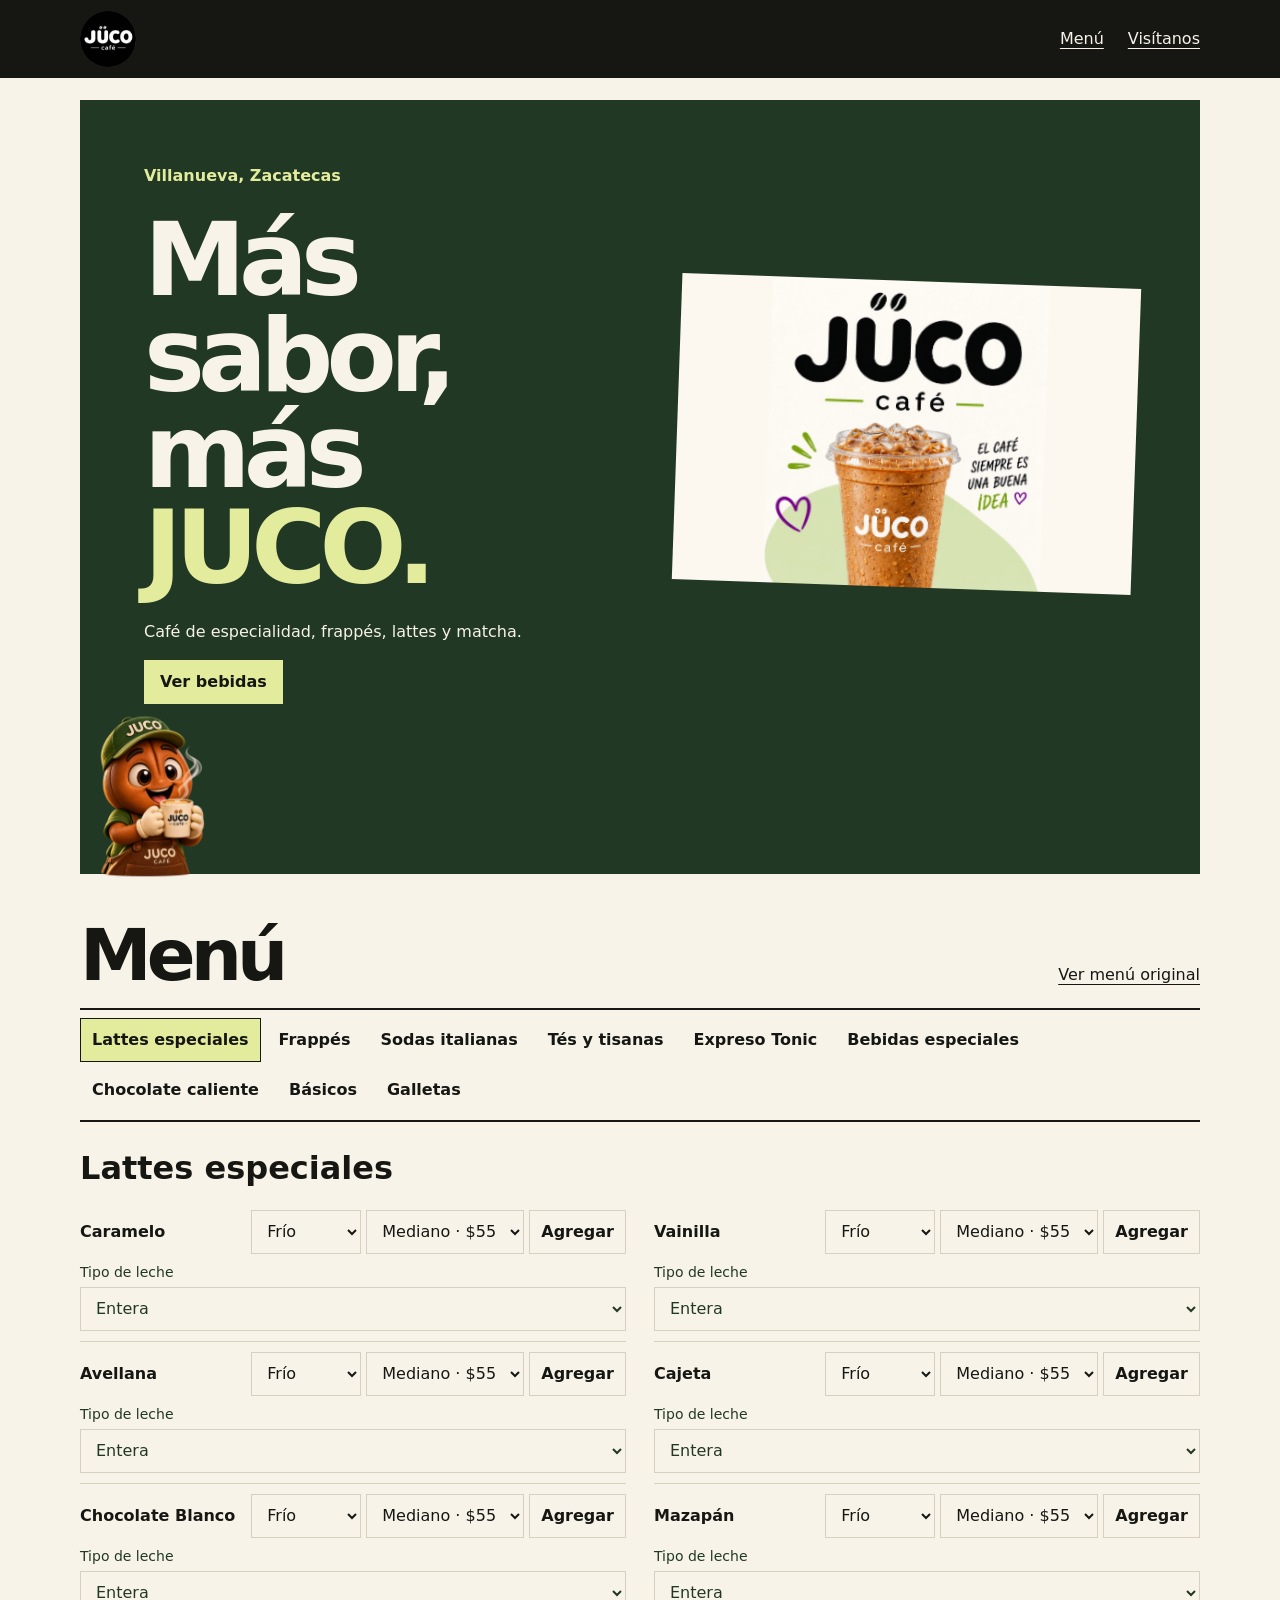
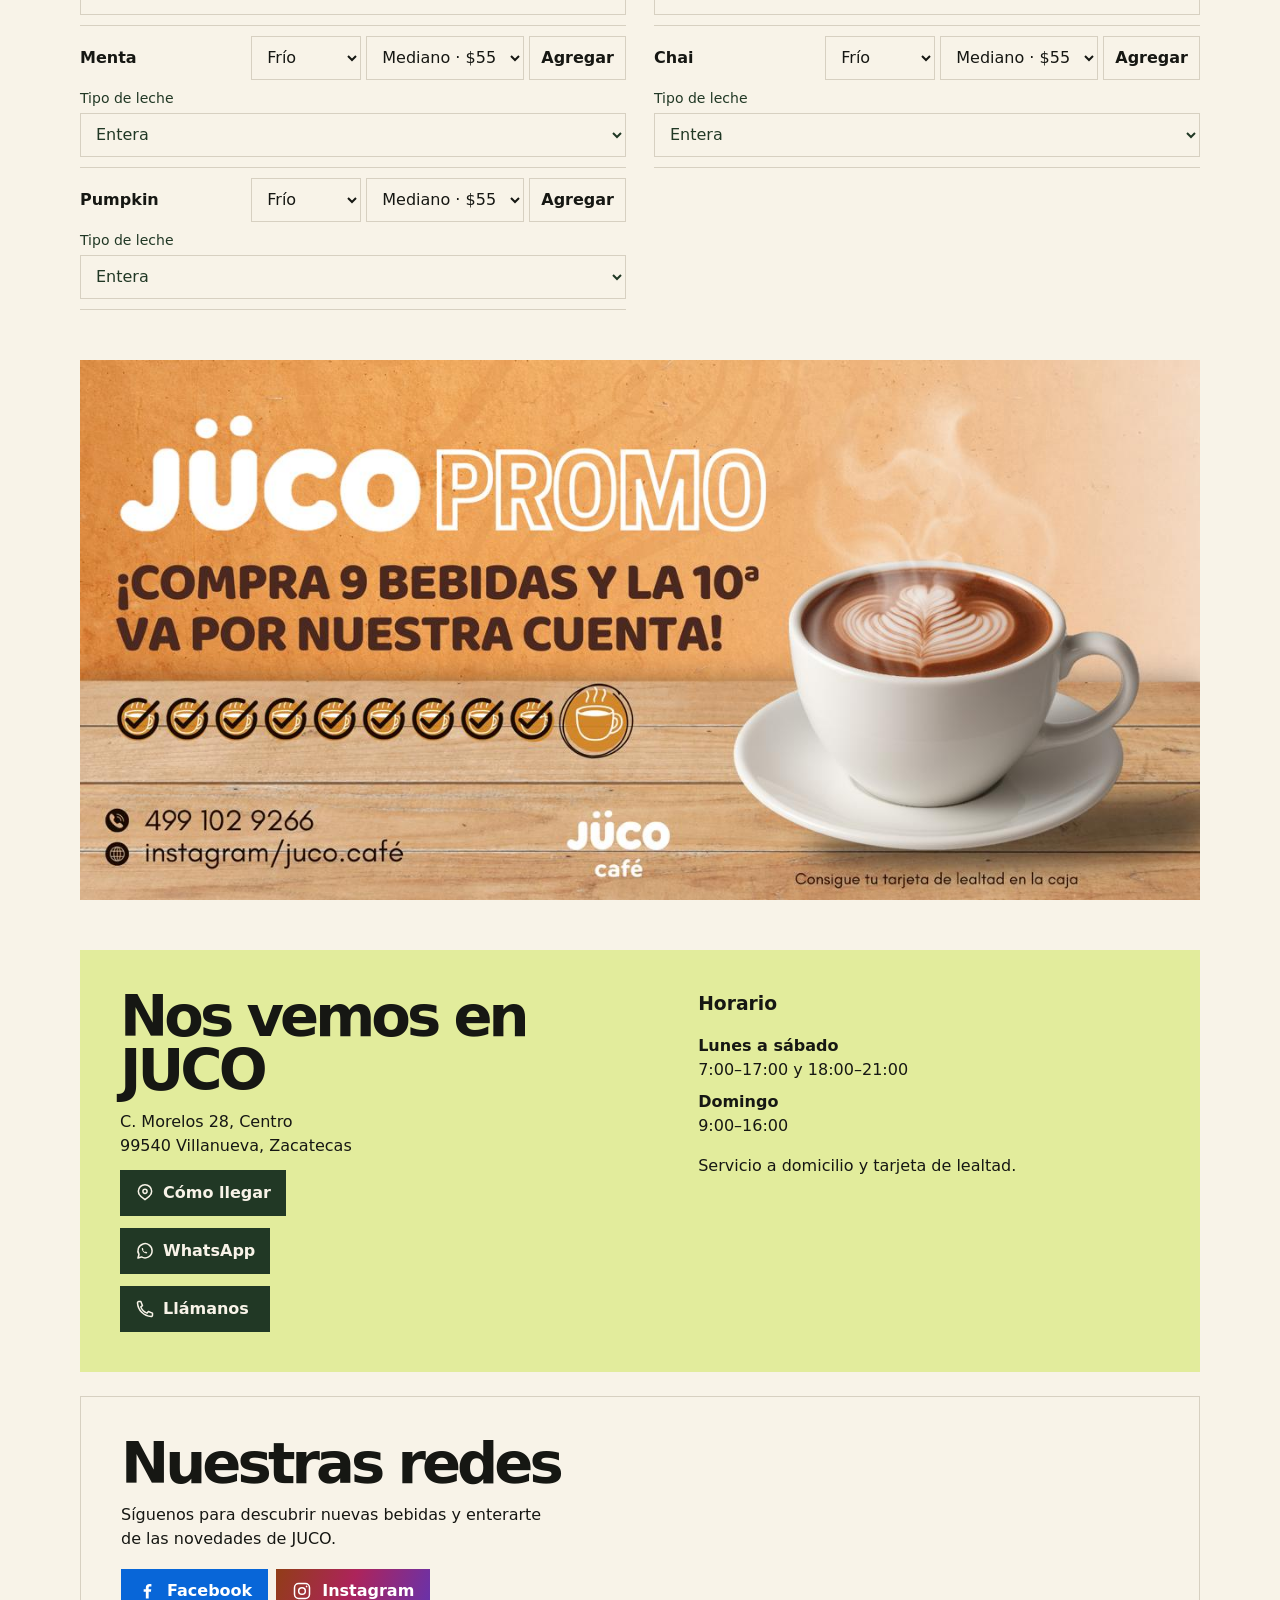
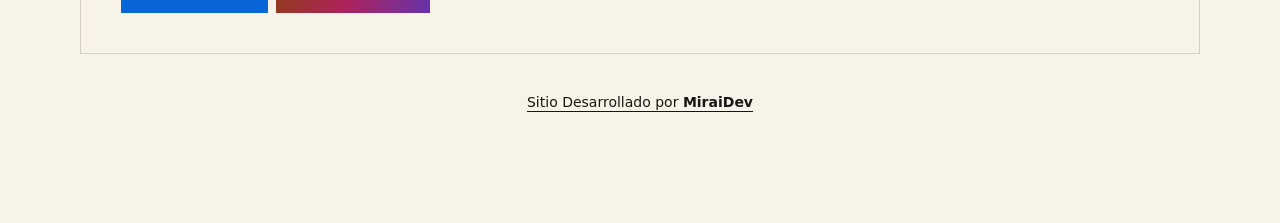
<file: juco/public/index.html>
<!doctype html>
<html lang="es-MX">
<head>
  <meta charset="utf-8">
  <meta name="viewport" content="width=device-width, initial-scale=1">
  <meta name="description" content="Explora las bebidas, galletas y promos de JUCO Café en Villanueva, Zacatecas. Arma tu pedido y envíalo por WhatsApp.">
  <title>JUCO Café · Menú interactivo</title>
  <meta property="og:type" content="website">
  <meta property="og:locale" content="es_MX">
  <meta property="og:site_name" content="JUCO Café">
  <meta property="og:title" content="JUCO Café · Menú interactivo">
  <meta property="og:description" content="Bebidas, galletas y promos en Villanueva, Zacatecas. Arma tu pedido y envíalo por WhatsApp.">
  <meta property="og:url" content="https://juco-cafe.netlify.app/">
  <meta property="og:image" content="https://juco-cafe.netlify.app/juco-compartir.jpg">
  <meta property="og:image:type" content="image/jpeg">
  <meta property="og:image:width" content="1200">
  <meta property="og:image:height" content="630">
  <meta property="og:image:alt" content="Logo de JUCO Café. Menú interactivo en Villanueva, Zacatecas.">
  <link rel="stylesheet" href="style.css?v=27">
  <script src="menu.js?v=12" defer></script>
  <script src="app.js?v=20" defer></script>
</head>
<body>
  <header class="masthead">
    <div class="wrap top">
      <a class="brand" href="#" aria-label="JUCO Café, inicio"><img src="juco.webp" width="56" height="56" alt="JUCO Café"></a>
      <nav class="site-nav" aria-label="Principal">
        <a href="#menu">Menú</a>
        <a href="#visita">Visítanos</a>
      </nav>
    </div>
  </header>
  <main class="wrap">
    <section class="hero">
      <div class="intro">
        <p class="eyebrow">Villanueva, Zacatecas</p>
        <h1>Más sabor,<br>más <em>JUCO.</em></h1>
        <p>Café de especialidad, frappés, lattes y matcha.</p>
        <a class="primary" href="#menu">Ver bebidas</a>
      </div>
      <figure class="drink">
        <div class="drink-viewport">
          <div class="drink-frame">
            <img class="cover-photo" src="portada-juco-hd.webp" width="1194" height="1317" alt="JUCO Café. El café siempre es una buena idea.">
            <div class="category-photo" hidden>
              <img src="bebidas-categorias.webp" width="1254" height="1254" decoding="async" alt="">
            </div>
          </div>
        </div>
      </figure>
      <img class="hero-mascot" src="personaje-juco.png" width="1086" height="1448" alt="" decoding="async">
    </section>
    <section id="menu" aria-labelledby="menu-title">
      <div class="section-heading"><h2 id="menu-title">Menú</h2><a href="carta-juco.jpg">Ver menú original</a></div>
      <nav id="categories" aria-label="Categorías del menú"></nav>
      <h3 id="category-title"></h3>
      <div id="products" aria-labelledby="category-title"></div>
    </section>
    <section class="promos" id="promos" aria-label="Promos">
      <img src="promo-juco.png" width="1280" height="617" loading="lazy" alt="JUCO Promo. Compra 9 bebidas y la décima va por nuestra cuenta. Consigue tu tarjeta de lealtad en la caja.">
    </section>
    <section class="visit" id="visita" aria-labelledby="visit-title">
      <div>
        <h2 id="visit-title">Nos vemos en JUCO</h2>
        <address>C. Morelos 28, Centro<br>99540 Villanueva, Zacatecas</address>
        <div class="visit-actions">
          <a class="primary" href="https://maps.app.goo.gl/mqc8imcdcs5B7pSD8"><svg class="link-icon" viewBox="0 0 24 24" aria-hidden="true"><path d="M20 10c0 5-8 10-8 10S4 15 4 10a8 8 0 1 1 16 0Z"/><circle cx="12" cy="10" r="2.5"/></svg>Cómo llegar</a>
          <div class="visit-contact">
            <a id="contact-whatsapp" class="primary whatsapp-action" hidden><svg class="link-icon" viewBox="0 0 24 24" aria-hidden="true"><path d="M20.5 11.7a8.5 8.5 0 0 1-12.7 7.4L3.5 20.5l1.3-4.3a8.5 8.5 0 1 1 15.7-4.5Z"/><path d="M9.2 8.2 8 9c.3 3.2 2.8 5.7 6 6l.8-1.3-2-1-.7.7a5.8 5.8 0 0 1-2.6-2.6l.7-.7-1-1.9Z" fill="currentColor" stroke="none"/></svg>WhatsApp</a>
            <a class="call-action" href="tel:+524991029266"><svg class="link-icon" viewBox="0 0 24 24" aria-hidden="true"><path d="M7 3H4.5A1.5 1.5 0 0 0 3 4.6 17.5 17.5 0 0 0 19.4 21a1.5 1.5 0 0 0 1.6-1.5V17l-5-2-1.5 2a13 13 0 0 1-7.5-7.5L9 8 7 3Z"/></svg>Llámanos</a>
          </div>
        </div>
      </div>
      <div>
        <h3>Horario</h3>
        <dl>
          <dt>Lunes a sábado</dt><dd>7:00–17:00 y 18:00–21:00</dd>
          <dt>Domingo</dt><dd>9:00–16:00</dd>
        </dl>
        <p>Servicio a domicilio y tarjeta de lealtad.</p>
      </div>
    </section>
    <section class="social-section" aria-labelledby="social-title">
      <h2 id="social-title">Nuestras redes</h2>
      <p>Síguenos para descubrir nuevas bebidas y enterarte de las novedades de JUCO.</p>
      <div class="social-actions">
        <a class="primary facebook-action" href="https://www.facebook.com/share/1Dp3MTo1d1/?mibextid=wwXIfr"><svg class="link-icon" viewBox="0 0 24 24" aria-hidden="true"><path fill="currentColor" stroke="none" d="M14 21v-8h2.7l.4-3H14V8.1c0-.9.2-1.6 1.6-1.6h1.7V3.8c-.3 0-1.3-.1-2.5-.1-2.5 0-4.2 1.5-4.2 4.3v2H8v3h2.6v8H14Z"/></svg>Facebook</a>
        <a id="social" class="primary"><svg class="link-icon" viewBox="0 0 24 24" aria-hidden="true"><rect x="3" y="3" width="18" height="18" rx="5"/><circle cx="12" cy="12" r="4"/><circle cx="17.5" cy="6.5" r="1" fill="currentColor" stroke="none"/></svg>Instagram</a>
      </div>
    </section>
    <footer class="site-credit">
      <a href="https://miraidev.com/">Sitio Desarrollado por <strong>MiraiDev</strong></a>
    </footer>
  </main>
  <div class="order-bar" hidden>
    <div class="wrap"><button id="open-order" type="button" aria-label="Ver selección" aria-haspopup="dialog" aria-controls="order"><svg viewBox="0 0 24 24" aria-hidden="true"><path d="M5.5 8.5h13l1.5 12h-16l1.5-12Z"/><path d="M9 10V6a3 3 0 0 1 6 0v4"/></svg><span id="count" aria-hidden="true"></span></button></div>
  </div>
  <dialog id="order" aria-labelledby="order-title">
    <form method="dialog" class="dialog-heading">
      <h2 id="order-title">Tu selección</h2>
      <button type="submit" aria-label="Cerrar"><svg class="link-icon" viewBox="0 0 24 24" aria-hidden="true"><path d="m6 6 12 12M18 6 6 18"/></svg></button>
    </form>
    <ul id="basket"></ul>
    <p id="order-total" aria-live="polite" hidden></p>
    <div class="order-actions">
      <a id="send" class="primary whatsapp-action" aria-label="Realizar mi pedido por WhatsApp" hidden><svg class="link-icon" viewBox="0 0 24 24" aria-hidden="true"><path d="M20.5 11.7a8.5 8.5 0 0 1-12.7 7.4L3.5 20.5l1.3-4.3a8.5 8.5 0 1 1 15.7-4.5Z"/><path d="M9.2 8.2 8 9c.3 3.2 2.8 5.7 6 6l.8-1.3-2-1-.7.7a5.8 5.8 0 0 1-2.6-2.6l.7-.7-1-1.9Z" fill="currentColor" stroke="none"/></svg>Realizar mi pedido</a>
      <a class="call-action" href="tel:+524991029266"><svg class="link-icon" viewBox="0 0 24 24" aria-hidden="true"><path d="M7 3H4.5A1.5 1.5 0 0 0 3 4.6 17.5 17.5 0 0 0 19.4 21a1.5 1.5 0 0 0 1.6-1.5V17l-5-2-1.5 2a13 13 0 0 1-7.5-7.5L9 8 7 3Z"/></svg>Llamar a JUCO</a>
    </div>
  </dialog>
  <template id="product-template">
    <div class="product">
      <h4></h4>
      <div class="actions"><select class="temperature" hidden></select><select class="drink-size"></select><button type="button">Agregar</button></div>
      <label class="milk-preference" hidden>
        Tipo de leche
        <select></select>
      </label>
    </div>
  </template>
</body>
</html>
</file>
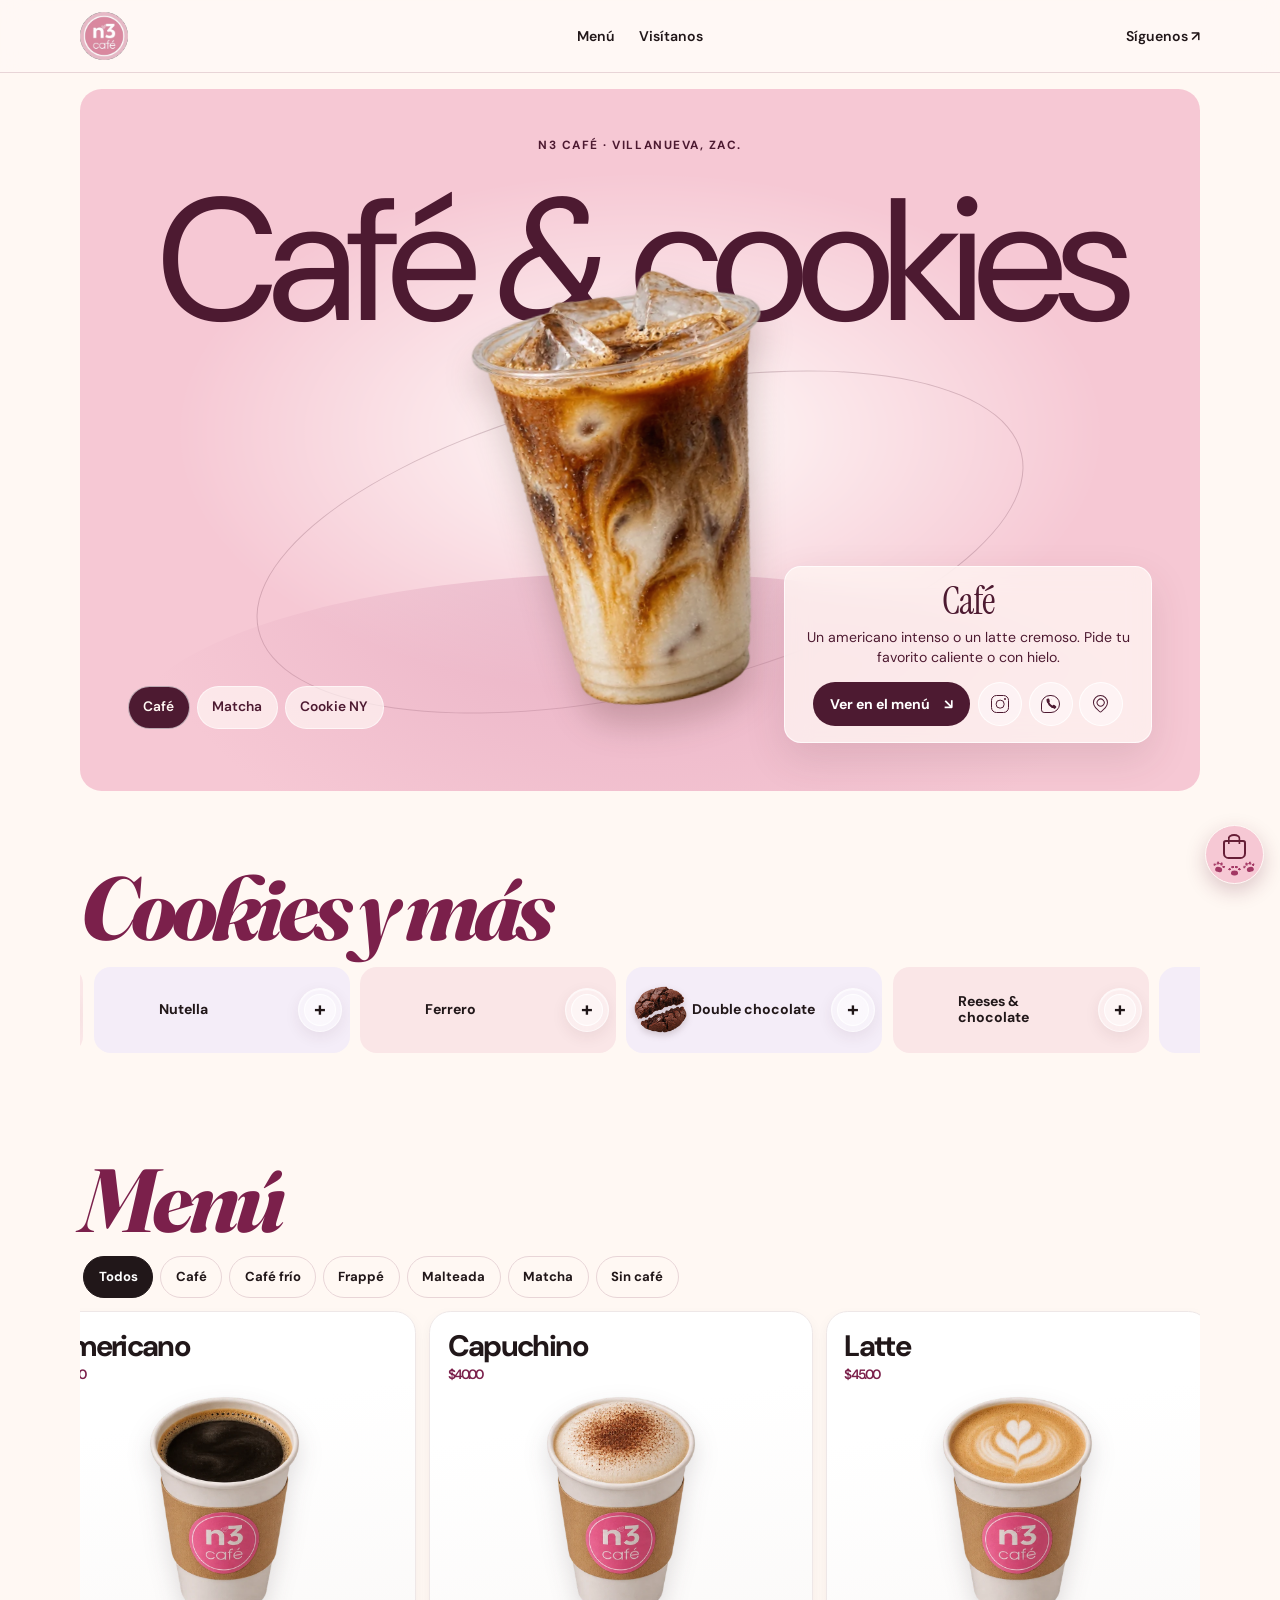
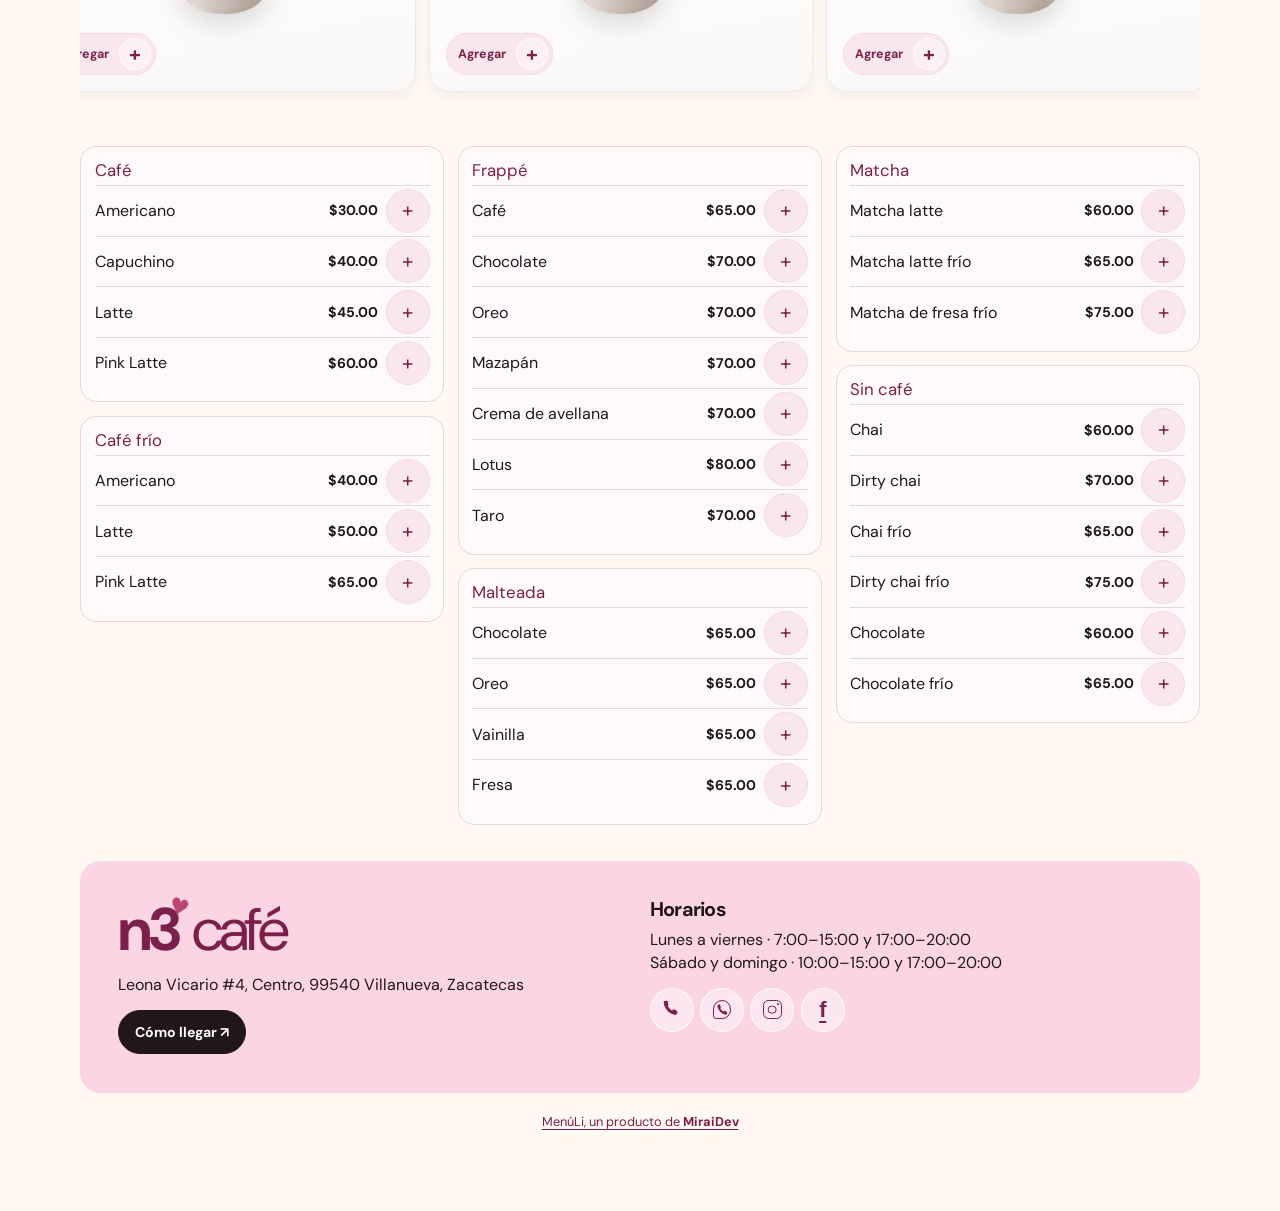
<file: n3/public/index.html>
<!doctype html>
<html lang="es">
<head>
  <meta charset="utf-8">
  <meta name="viewport" content="width=device-width, initial-scale=1">
  <meta name="robots" content="noindex">
  <title>N3 Café · MenúLi</title>
  <meta name="description" content="Café, matcha, frappés y cookies en Villanueva, Zac. Explora el menú de N3 Café.">
  <link rel="canonical" href="https://n3-cafe.netlify.app/">
  <meta property="og:type" content="website">
  <meta property="og:locale" content="es_MX">
  <meta property="og:site_name" content="N3 Café">
  <meta property="og:title" content="N3 Café · Menú digital">
  <meta property="og:description" content="Café, matcha, frappés y cookies en Villanueva, Zac. Explora el menú de N3 Café.">
  <meta property="og:url" content="https://n3-cafe.netlify.app/">
  <meta property="og:image" content="https://n3-cafe.netlify.app/n3-compartir.jpg">
  <meta property="og:image:type" content="image/jpeg">
  <meta property="og:image:width" content="600">
  <meta property="og:image:height" content="600">
  <meta property="og:image:alt" content="Logo rosa de N3 Café">
  <link rel="preconnect" href="https://fonts.googleapis.com">
  <link rel="preconnect" href="https://fonts.gstatic.com" crossorigin>
  <link rel="stylesheet" href="https://fonts.googleapis.com/css2?family=DM+Sans:wght@400;500;600;700&amp;family=Fraunces:ital,wght@1,750&amp;family=Instrument+Serif:ital@0;1&amp;display=swap">
  <link rel="stylesheet" href="style.css">
  <script src="menu.js" defer></script>
  <script src="app.js" defer></script>
</head>
<body>
  <header class="masthead">
    <div class="wrap masthead-inner">
      <a class="brand" href="./" aria-label="N3 Café, inicio"><img src="logo-n3.webp" width="48" height="48" alt=""></a>
      <nav aria-label="Principal"><a href="#menu">Menú</a><a href="#visit">Visítanos</a></nav>
      <a class="header-social" id="social">Síguenos ↗</a>
    </div>
  </header>
  <main class="wrap">
    <section class="hero" data-feature="cafe" aria-labelledby="name">
      <div class="hero-copy">
        <p class="status">N3 Café · Villanueva, Zac.</p>
        <h1 id="name">Café <em>&</em> cookies</h1>
      </div>
      <div class="hero-halo" aria-hidden="true"></div>
      <div class="hero-orbit" aria-hidden="true"></div>
      <div class="hero-floor" aria-hidden="true"></div>
      <div class="hero-depth" aria-hidden="true">
        <div class="hero-object">
          <img src="cafe-hero.webp" width="466" height="679" data-figure="cafe" alt="" fetchpriority="high">
          <img src="matcha-hero.webp" width="467" height="663" data-figure="matcha" alt="">
          <img src="cookie-hero.webp" width="516" height="510" data-figure="cookie" alt="">
        </div>
      </div>
      <div class="hero-controls" role="group" aria-label="Explora los productos">
        <button type="button" data-feature="cafe" aria-pressed="true">Café</button>
        <button type="button" data-feature="matcha" aria-pressed="false">Matcha</button>
        <button type="button" data-feature="cookie" aria-pressed="false">Cookie NY</button>
      </div>
      <div class="hero-card">
        <div aria-live="polite" aria-atomic="true">
          <h2 id="feature-title">Café</h2>
          <p id="feature-description">Un americano intenso o un latte cremoso. Pide tu favorito caliente o con hielo.</p>
        </div>
        <div class="hero-actions">
          <a class="primary" id="feature-menu" href="#menu">Ver en el menú <span aria-hidden="true">↘</span></a>
          <div class="contact-links" role="group" aria-label="Contacto y ubicación">
            <a id="hero-instagram" aria-label="Instagram de N3 Café" title="Instagram" hidden><span class="contact-icon instagram-icon" aria-hidden="true"></span></a>
            <a id="hero-whatsapp" aria-label="WhatsApp para pedidos" title="WhatsApp" hidden><span class="contact-icon whatsapp-icon" aria-hidden="true"><span class="phone-icon"></span></span></a>
            <a id="hero-maps" aria-label="Cómo llegar con Google Maps" title="Cómo llegar" hidden><span class="contact-icon maps-icon" aria-hidden="true"></span></a>
          </div>
        </div>
      </div>
    </section>
    <section class="pastry-showcase" aria-labelledby="pastry-title">
      <h2 id="pastry-title">Cookies y más</h2>
      <div id="pastry-rail" class="pastry-rail">
        <div id="pastry-cards" class="pastry-cards" data-layout="compact"></div>
      </div>
    </section>
    <section id="menu" class="reveal" aria-labelledby="menu-title">
      <h2 id="menu-title">Menú</h2>
      <p id="empty-menu">La carta está pendiente de confirmación.</p>
      <nav id="categories" aria-label="Categorías del menú" hidden></nav>
      <div class="section-heading category-heading">
        <h3 id="category-title" hidden></h3>
      </div>
      <p id="category-note" hidden></p>
      <div id="products" aria-labelledby="category-title"></div>
      <section id="drink-list-title" class="drink-list" aria-label="Carta de bebidas" hidden>
        <div id="drink-list-groups"></div>
      </section>
    </section>
    <section id="visit" class="reveal" aria-labelledby="visit-title" hidden>
      <div>
        <h2 id="visit-title"><strong>n3<span aria-hidden="true">♥</span></strong> café</h2>
        <address id="address" hidden></address>
        <a id="maps" class="primary" hidden>Cómo llegar ↗</a>
      </div>
      <div>
        <h3 id="hours-title" hidden>Horarios</h3>
        <p id="hours" hidden></p>
        <div class="contact-links" role="group" aria-label="Contacto y redes sociales">
          <a id="contact-phone" aria-label="Llamar a N3 Café" title="Llamar" hidden><span class="contact-icon call-icon" aria-hidden="true"><span class="phone-icon"></span></span></a>
          <a id="contact-whatsapp" aria-label="WhatsApp de N3 Café" title="WhatsApp" hidden><span class="contact-icon whatsapp-icon" aria-hidden="true"><span class="phone-icon"></span></span></a>
          <a id="contact-instagram" aria-label="Instagram de N3 Café" title="Instagram" hidden><span class="contact-icon instagram-icon" aria-hidden="true"></span></a>
          <a id="facebook" aria-label="Facebook de N3 Café" title="Facebook" hidden><span class="facebook-icon" aria-hidden="true">f</span></a>
        </div>
      </div>
    </section>
  </main>
  <footer class="wrap"><a href="https://miraidev.com/">MenúLi, un producto de <strong>MiraiDev</strong></a></footer>
  <div class="order-bar">
    <button id="open-order" type="button" aria-label="Ver selección vacía" aria-haspopup="dialog" aria-controls="order">
      <span class="cart-mark" aria-hidden="true">
        <span class="bread-bag"></span>
        <span class="paw-trail">
          <span class="paw-print"></span>
          <span class="paw-print"></span>
          <span class="paw-print"></span>
        </span>
      </span>
      <span id="count" aria-hidden="true" hidden></span>
    </button>
  </div>
  <dialog id="order" aria-labelledby="order-title">
    <form method="dialog" class="section-heading">
      <h2 id="order-title">Tu selección</h2>
      <button>Cerrar</button>
    </form>
    <ul id="basket"></ul>
    <p id="order-total" aria-live="polite" hidden></p>
    <a id="send" class="primary" hidden>Realizar pedido por WhatsApp ↗</a>
  </dialog>
  <dialog id="extras-sheet" aria-labelledby="extras-title" aria-describedby="extras-item">
    <form method="dialog" class="section-heading">
      <h2 id="extras-title">Extras</h2>
      <button aria-label="Cerrar extras">×</button>
    </form>
    <p id="extras-item"></p>
    <form id="extras-config">
      <div id="extras-options"></div>
      <button class="primary" type="submit">Guardar extras</button>
    </form>
  </dialog>
  <dialog id="product-sheet" aria-labelledby="sheet-title">
    <form method="dialog"><button class="sheet-close" aria-label="Cerrar ficha">×</button></form>
    <img id="sheet-image" alt="" hidden>
    <div class="sheet-body">
      <p id="sheet-category" class="status"></p>
      <h2 id="sheet-title"></h2>
      <p id="sheet-description" hidden></p>
      <form id="product-config">
        <fieldset id="sheet-sizes" hidden><legend>Tamaño</legend><div></div></fieldset>
        <fieldset id="sheet-temperatures" hidden><legend>Preparación</legend><div></div></fieldset>
        <fieldset id="sheet-milks" hidden><legend>Tipo de leche</legend><div></div></fieldset>
        <fieldset id="sheet-flavors" hidden><legend>Sabor</legend><div></div></fieldset>
        <div class="sheet-actions">
          <div class="quantity-control" role="group" aria-label="Cantidad">
            <button id="quantity-minus" type="button" aria-label="Reducir cantidad" disabled>−</button>
            <output id="quantity-display" aria-live="polite">1</output>
            <button id="quantity-plus" type="button" aria-label="Aumentar cantidad">+</button>
            <input name="quantity" type="hidden" value="1">
          </div>
          <button class="primary" type="submit">Agregar al carrito <span id="sheet-price"></span></button>
        </div>
      </form>
    </div>
  </dialog>
  <template id="product-template">
    <article class="product">
      <div class="product-open">
        <img class="product-image" alt="" loading="lazy" hidden>
        <span class="product-label"><span class="product-name"></span><span class="product-price" hidden></span></span>
      </div>
      <div class="actions">
        <button class="product-add" type="button" aria-haspopup="dialog">
          Agregar <span class="product-plus" aria-hidden="true">+</span>
        </button>
      </div>
    </article>
  </template>
</body>
</html>
</file>
<file: juco/public/style.css>
:root {
  color-scheme: light;
  --ink: #161713;
  --paper: #f8f3e8;
  --green: #213825;
  --lime: #e2ec9c;
  --line: #d7d0c1;
  font: 100%/1.5 system-ui, sans-serif;
  color: var(--ink);
  background: var(--paper);
}
* { box-sizing: border-box; }
[hidden] { display: none !important; }
body { margin: 0; }
a { color: inherit; text-underline-offset: 4px; }
button, select { font: inherit; color: inherit; }
button { cursor: pointer; }
:focus-visible { outline: 3px solid #a44b23; outline-offset: 3px; }
.wrap { width: min(1120px, calc(100% - 36px)); margin-inline: auto; }
.masthead { background: var(--ink); color: var(--paper); }
.top, .site-nav { display: flex; align-items: center; justify-content: space-between; gap: 24px; }
.top { min-height: 78px; }
.brand img { display: block; border-radius: 50%; }
.site-nav a { padding: 12px 0; }
.hero {
  position: relative;
  display: grid;
  grid-template-columns: 1.05fr 1fr;
  align-items: center;
  gap: clamp(24px, 4vw, 56px);
  margin: 22px 0 48px;
  padding: clamp(22px, 5vw, 64px);
  background: var(--green);
  color: var(--paper);
}
.eyebrow { color: var(--lime); margin: 0; font-weight: 700; }
h1, h2 { font-weight: 900; line-height: .94; letter-spacing: -.068em; }
h1 { margin: .23em 0; font-size: clamp(3.5rem, 8vw, 7rem); }
h1 em { font-style: normal; color: var(--lime); }
h2 { font-size: clamp(2.35rem, 6vw, 4.5rem); margin: 0; }
.primary {
  display: inline-flex;
  min-height: 44px;
  align-items: center;
  gap: 10px;
  padding: 10px 16px;
  border: 0;
  background: var(--ink);
  color: var(--paper);
  text-decoration: none;
  font-weight: 750;
}
.hero .primary { background: var(--lime); color: var(--ink); }
.drink { margin: 0; background: #f5ebdf; color: var(--ink); transform: rotate(2deg); }
.drink-viewport { position: relative; overflow: hidden; }
.drink-frame { position: relative; display: grid; place-items: center; aspect-ratio: 3 / 2; background: #fcf8ef; }
.drink-frame-outgoing { position: absolute; inset: 0; pointer-events: none; }
.cover-photo { position: absolute; inset: 0; display: block; width: 100%; height: 100%; object-fit: contain; }
.hero-mascot {
  position: absolute;
  z-index: 1;
  inset: auto auto -5px 6px;
  width: clamp(108px, 23vw, 168px);
  height: auto;
  pointer-events: none;
}
@media (min-width: 721px) {
  .hero { padding-bottom: 170px; }
  .hero-mascot { width: 125px; }
}
.section-heading { display: flex; justify-content: space-between; align-items: baseline; gap: 12px; margin-bottom: 18px; }
#categories {
  display: flex;
  gap: 6px;
  flex-wrap: wrap;
  padding-block: 8px;
  border-block: 2px solid var(--ink);
}
#categories button, .actions button, select, .dialog-heading button, #basket button {
  min-height: 44px;
  border: 1px solid var(--line);
  padding: 7px 11px;
  background: transparent;
}
#categories button { border-color: transparent; font-weight: 700; }
#categories button[aria-pressed="true"] { background: var(--lime); border-color: var(--ink); }
#category-title { margin: 22px 0 8px; font-size: clamp(1.4rem, 4vw, 2rem); }
.category-photo { position: relative; overflow: hidden; width: 100%; }
.category-photo img { position: absolute; display: block; height: auto; max-width: none; }
#products { display: grid; grid-template-columns: repeat(2, minmax(0, 1fr)); column-gap: 28px; }
.product { min-height: 68px; padding: 10px 0; display: flex; justify-content: space-between; align-items: center; flex-wrap: wrap; gap: 8px; border-bottom: 1px solid var(--line); }
.product h4 { font-size: 1rem; margin: 0; }
.milk-preference { display: grid; gap: 4px; width: 100%; color: var(--green); font-size: .875rem; }
.milk-preference select { min-width: 0; font-size: 1rem; }
.actions { display: flex; gap: 5px; flex-wrap: wrap; }
.actions button { font-weight: 700; }
.actions button:hover, .actions button:focus-visible { background: var(--lime); }
.promos { margin-top: 50px; }
.promos img { display: block; width: 100%; height: auto; }
.visit { margin-top: 50px; padding: clamp(20px, 4vw, 40px); display: grid; grid-template-columns: 1.2fr 1fr; gap: 24px; background: var(--lime); }
.visit h2 { font-size: clamp(2rem, 5vw, 3.6rem); }
.visit h3 { margin: 0; }
.visit address { margin: 12px 0; font-style: normal; }
.visit dd { margin: 0 0 8px; }
.visit dt { font-weight: 750; }
.visit-actions { display: grid; justify-items: start; gap: 12px; }
.visit-contact { display: grid; gap: 12px; }
.social-section { margin: 24px 0; padding: clamp(20px, 4vw, 40px); border: 1px solid var(--line); }
.site-credit { padding: 4px 0 100px; text-align: center; }
.site-credit a { display: inline-block; padding: 10px 0; font-size: .875rem; }
.social-section h2 { font-size: clamp(2rem, 5vw, 3.6rem); }
.social-section p { max-width: 43ch; margin: 12px 0 18px; }
.social-actions { display: flex; flex-wrap: wrap; gap: 8px; }
.link-icon, #open-order svg { width: 1.25em; height: 1.25em; fill: none; stroke: currentColor; stroke-width: 1.8; stroke-linecap: round; stroke-linejoin: round; flex: none; }
#social { background: linear-gradient(110deg, #913d17, #ad245b 48%, #6633ad); color: #fff; }
.facebook-action { background: #0866d8; color: #fff; }
.social-actions a:hover { filter: brightness(.9); }
.order-bar { position: fixed; z-index: 1; inset: auto 0 max(18px, env(safe-area-inset-bottom)) 0; pointer-events: none; }
.order-bar .wrap { display: flex; justify-content: flex-end; }
#open-order { position: relative; display: grid; place-items: center; width: 62px; height: 62px; padding: 0; border: 0; border-radius: 50%; background: var(--green); color: var(--paper); box-shadow: 0 6px 20px #16171340; pointer-events: auto; }
#open-order svg { width: 27px; height: 27px; }
#count { position: absolute; inset: -3px -3px auto auto; min-width: 24px; padding: 0 4px; border: 2px solid var(--paper); border-radius: 999px; background: var(--lime); color: var(--ink); font-size: .8rem; font-weight: 800; text-align: center; }
dialog { width: min(520px, calc(100% - 32px)); border: 1px solid var(--ink); border-radius: 20px; padding: 20px; background: var(--paper); color: var(--ink); }
dialog::backdrop { background: #161713af; }
.dialog-heading, .basket-line { display: flex; align-items: center; justify-content: space-between; gap: 10px; }
.dialog-heading h2 { font-size: 2rem; }
.dialog-heading button {
  display: grid;
  place-items: center;
  flex: none;
  width: 44px;
  height: 44px;
  padding: 0;
  border: 0;
  border-radius: 50%;
  background: #fff;
  color: #272824;
  box-shadow: 0 2px 4px #16171314, 0 6px 16px #1617131c;
}
.dialog-heading button:hover { background: #f7f7f5; }
.dialog-heading button:focus-visible { outline: 2px solid #626560; outline-offset: 3px; }
#basket { padding: 0; list-style: none; }
#basket li { border-bottom: 1px solid var(--line); padding-block: 8px; }
#basket button { flex-shrink: 0; }
.basket-extras { margin-top: 6px; }
.basket-extras summary { width: fit-content; padding: 8px 12px; border: 1px solid var(--line); border-radius: 999px; cursor: pointer; }
.basket-extras label { display: flex; align-items: center; gap: 8px; min-height: 44px; cursor: pointer; }
.basket-extras input { width: 18px; height: 18px; accent-color: var(--green); }
#order-total { text-align: end; font-weight: 800; }
.order-actions { display: grid; gap: 8px; }
.order-actions a { justify-content: center; }
.call-action {
  display: inline-flex;
  min-height: 44px;
  align-items: center;
  gap: 8px;
  padding: 8px 14px;
  border: 1px solid currentColor;
  border-radius: 999px;
  color: var(--green);
  font-weight: 700;
  text-decoration: none;
}
.whatsapp-action { min-height: 50px; border-radius: 999px; background: #096343; color: white; }
.whatsapp-action:hover { background: #074c35; }
.call-action:hover { background: #21382512; }
.visit-actions a {
  display: inline-flex;
  min-height: 46px;
  align-items: center;
  gap: 8px;
  padding: 8px 14px;
  border: 1px solid var(--green);
  border-radius: 0;
  background: var(--green);
  color: var(--paper);
  font-weight: 750;
}
.visit-actions a:hover { background: var(--ink); }
#menu, #visita { scroll-margin-top: 20px; }
dialog[open] {
  position: fixed;
  inset: auto 0 16px;
  margin: 0 auto;
  max-height: calc(100dvh - 32px);
  overflow: auto;
  box-shadow: 0 16px 60px #16171366;
}
dialog[open]::before {
  content: "";
  display: block;
  width: 36px;
  height: 4px;
  margin: 0 auto 14px;
  border-radius: 99px;
  background: #a89e8d;
}
@media (max-width: 720px) {
  .hero, #products, .visit { grid-template-columns: 1fr; }
  .hero { margin-top: 12px; }
  .drink { max-width: 420px; }
  dialog[open] {
    bottom: 0;
    width: 100%;
    max-width: none;
    max-height: 86dvh;
    padding-bottom: max(20px, env(safe-area-inset-bottom));
    border-bottom: 0;
    border-radius: 24px 24px 0 0;
  }
}
@media (prefers-reduced-motion: no-preference) {
  html { scroll-behavior: smooth; }
  #open-order { transition: transform 140ms ease-out; }
  #open-order:active { transform: scale(.9); }
  dialog[open] { animation: order-in 380ms cubic-bezier(.18,.85,.3,1) both; }
  dialog[open]::backdrop { animation: backdrop-in 260ms ease-out both; }
  @keyframes order-in { from { transform: translateY(calc(100% + 20px)); } }
  @keyframes backdrop-in { from { opacity: 0; } }
  .drink { animation: reveal 380ms cubic-bezier(.2,.75,.3,1) both; }
  #products .product { animation: rows-in 170ms ease-out both; }
  @keyframes reveal { from { opacity: .65; transform: translateY(8px) rotate(0); } }
  @keyframes rows-in { from { opacity: .78; transform: translateY(3px); } }
}
</file>
<file: n3/public/style.css>
:root {
  color-scheme: light;
  --paper: #fff8f3;
  --ink: #211719;
  --pink: #ffc3d9;
  --wine: #7b204b;
  --line: #e8d5d7;
  --ease: cubic-bezier(.2,.75,.25,1);
  font: 1rem/1.45 "DM Sans", system-ui, sans-serif;
  color: var(--ink);
  background: var(--paper);
}
* { box-sizing: border-box; }
iframe#nl-badge-frame { display: none !important; }
[hidden] { display: none !important; }
html { scroll-behavior: smooth; scroll-padding-top: 5rem; }
body { margin: 0; }
a { color: inherit; text-underline-offset: .22em; }
button, select { font: inherit; color: inherit; }
button { cursor: pointer; }
:focus-visible { outline: 3px solid #9d2867; outline-offset: 3px; }
.wrap { width: min(100% - 2rem, 70rem); margin-inline: auto; }
.masthead { position: sticky; top: 0; z-index: 4; background: #fff8f5ed; backdrop-filter: blur(12px); border-bottom: 1px solid var(--line); }
.masthead-inner { display: grid; grid-template-columns: 1fr auto 1fr; align-items: center; min-height: 4.5rem; gap: 1rem; }
.masthead nav { display: flex; align-items: center; gap: 1.5rem; }
.brand { display: block; width: fit-content; border-radius: 50%; }
.brand img { display: block; width: 3rem; height: 3rem; border-radius: 50%; }
.masthead nav a, .header-social { font-size: .88rem; font-weight: 600; text-decoration: none; }
.masthead nav a:hover, .header-social:hover { text-decoration: underline; }
.header-social { justify-self: end; }
@media (max-width: 27rem) {
  .masthead-inner { gap: .55rem; }
  .masthead nav { gap: .65rem; }
  .masthead nav a, .header-social { font-size: .76rem; }
}
.hero {
  position: relative;
  display: grid;
  grid-template-columns: 1fr 1fr;
  grid-template-rows: auto 1fr auto;
  align-items: end;
  isolation: isolate;
  overflow: hidden;
  min-height: clamp(38rem, 78svh, 58rem);
  margin-block: 1rem 3rem;
  padding: clamp(1.1rem, 4vw, 3rem);
  border-radius: 1.35rem;
  background: var(--scene, #f6c8d4);
  color: var(--scene-ink, #4d1a31);
  transition: background .8s var(--ease), color .6s var(--ease);
}
.hero[data-feature="matcha"] { --scene: #dce4be; --scene-ink: #344025; --glow: #fff8d8; --ridge: #9ba874; }
.hero[data-feature="cookie"] { --scene: #f4d5bb; --scene-ink: #59271e; --glow: #fff1ca; --ridge: #d29b7f; }
.hero-copy { grid-column: 1 / -1; align-self: start; justify-self: center; text-align: center; animation: enter .8s var(--ease) both; }
.status { font-size: .74rem; font-weight: 700; letter-spacing: .13em; text-transform: uppercase; margin: 0; }
h1, h2, h3, h4 { font-family: var(--display); font-weight: 400; line-height: .96; }
h1 { font-size: clamp(4.15rem, 13.6vw, 13rem); letter-spacing: -.055em; margin: .13em 0 0; }
h1 em { font-weight: 400; }
.hero-halo, .hero-orbit, .hero-floor, .hero-depth { position: absolute; pointer-events: none; }
.hero-halo {
  z-index: -2;
  width: 85%;
  height: 76%;
  inset: 11% auto auto 7.5%;
  background: radial-gradient(ellipse, var(--glow, #fff3df), transparent 69%);
  mix-blend-mode: screen;
}
.hero-orbit {
  z-index: -1;
  inset: 43% 15% 14%;
  border: 1px solid currentColor;
  opacity: .2;
  border-radius: 50%;
  transform: rotate(-13deg);
}
.hero-floor {
  z-index: -1;
  left: 4%;
  right: 4%;
  bottom: -15%;
  height: 46%;
  border-radius: 50% 50% 0 0;
  background: radial-gradient(ellipse at 50% 0%, var(--ridge, #dfa1ba), transparent 70%);
  opacity: .62;
}
.hero-depth {
  inset: 26% 24% 12%;
  display: grid;
  place-items: center;
  perspective: 900px;
}
.hero-object { position: relative; display: grid; place-items: center; height: 100%; width: 100%; transform: rotateX(var(--pitch, 0deg)) rotateY(var(--yaw, 0deg)); transition: transform .25s ease-out; animation: float 5s ease-in-out infinite; }
.hero-object img {
  position: absolute;
  display: block;
  width: 100%;
  height: 100%;
  object-fit: contain;
  filter: drop-shadow(0 1.35rem 1rem #40201938);
  opacity: 0;
  transform: translate3d(10%, 9%, -30px) rotate(8deg) scale(.82);
  transition: opacity .48s var(--ease), transform .7s var(--ease);
}
.hero[data-feature="cafe"] [data-figure="cafe"],
.hero[data-feature="matcha"] [data-figure="matcha"],
.hero[data-feature="cookie"] [data-figure="cookie"] {
  opacity: 1;
  transform: translate3d(0, 0, 40px) rotate(-9deg);
  z-index: 1;
}
.hero[data-feature="cookie"] [data-figure="cookie"] { transform: translate3d(0, 5%, 40px) rotate(-13deg) scale(.88); }
.hero-controls { z-index: 1; grid-column: 1; grid-row: 3; display: flex; gap: .45rem; flex-wrap: wrap; align-self: end; padding-bottom: .9rem; }
.hero-controls button { background: #fff8f5ab; font-size: .86rem; font-weight: 600; border-color: #ffffff9e; }
.hero-controls button[aria-pressed="true"] { background: var(--scene-ink, #4d1a31); color: var(--paper); }
.hero-card {
  z-index: 1;
  grid-column: 2;
  grid-row: 3;
  justify-self: end;
  width: min(100%, 23rem);
  padding: 1rem;
  border: 1px solid #ffffffb3;
  border-radius: 1.05rem;
  background: #fff8f5ba;
  backdrop-filter: blur(12px);
  box-shadow: 0 1rem 2.5rem #582d3520;
  text-align: center;
  animation: enter .9s .16s var(--ease) both;
}
.hero-card h2 { margin: 0; font-size: 2.4rem; letter-spacing: -.025em; }
.hero-card p { max-width: 34ch; margin: .45rem auto .9rem; font-size: .88rem; text-wrap: pretty; }
.hero-card .primary { background: var(--scene-ink, #4d1a31); border-color: transparent; }
.hero-card .primary:hover { background: var(--paper); color: var(--scene-ink, #4d1a31); }
.hero-actions, .contact-links { display: flex; align-items: center; justify-content: center; gap: .4rem; }
.hero-actions { flex-wrap: wrap; gap: .55rem; }
.contact-links:not(:has(a:not([hidden]))) { display: none; }
.contact-links a {
  display: grid;
  place-items: center;
  width: 2.75rem;
  height: 2.75rem;
  border: 1px solid #ffffffd9;
  border-radius: 50%;
  background: #ffffff66;
  transition: background .25s, transform .25s var(--ease);
}
.contact-links a:hover { background: var(--paper); transform: translateY(-2px); }
.contact-icon { position: relative; display: block; width: 1.15rem; height: 1.15rem; border: 1.6px solid currentColor; }
.instagram-icon { border-radius: .34rem; }
.instagram-icon::before, .maps-icon::before {
  content: "";
  position: absolute;
  inset: 50% auto auto 50%;
  width: .42rem;
  height: .42rem;
  border: 1.5px solid currentColor;
  border-radius: 50%;
  translate: -50% -50%;
}
.instagram-icon::after {
  content: "";
  position: absolute;
  top: 2px;
  right: 2px;
  width: 2px;
  height: 2px;
  border-radius: 50%;
  background: currentColor;
}
.whatsapp-icon { border-radius: 50% 50% 50% .2rem; }
.phone-icon {
  position: absolute;
  inset: 50% auto auto 50%;
  width: .6rem;
  height: .55rem;
  border: solid currentColor;
  border-width: 0 0 2px 2px;
  border-bottom-left-radius: 100%;
  transform: translate(-50%, -55%) rotate(9deg);
}
.phone-icon::before, .phone-icon::after {
  content: "";
  position: absolute;
  width: 3px;
  height: 4px;
  border-radius: 1px;
  background: currentColor;
}
.phone-icon::before { top: 0; left: -2px; transform: rotate(-20deg); }
.phone-icon::after { right: 0; bottom: -2px; transform: rotate(-60deg); }
.call-icon { border: 0; }
.call-icon .phone-icon { scale: 1.4; }
.facebook-icon { font: 700 1.35rem/1 Arial, sans-serif; }
.maps-icon { width: .95rem; height: .95rem; border-radius: 50% 50% 50% .12rem; transform: translateY(-1px) rotate(-45deg); }
@keyframes float { 50% { translate: 0 -.55rem; } }
@supports (animation-timeline: view()) {
  .hero-depth { animation: drift linear both; animation-timeline: view(); animation-range: exit 0% exit 100%; }
  @keyframes drift { to { translate: 0 25%; scale: .8; } }
}
@media (max-width: 48rem) {
  .hero {
    grid-template-columns: 1fr;
    grid-template-rows: auto minmax(14rem, 1fr) auto auto;
    justify-items: center;
    row-gap: .45rem;
    min-height: 39rem;
    padding-bottom: 1.45rem;
  }
  .hero-depth { inset: 23% 15% 31%; }
  .hero-orbit { inset: 31% 8% 22%; }
  .hero-controls { grid-column: 1; grid-row: 3; justify-content: center; padding: 0; }
  .hero-card { grid-column: 1; grid-row: 4; justify-self: center; width: min(100%, 28rem); }
  h1 { font-size: clamp(3.65rem, 12.65vw, 7rem); }
}
.primary { display: inline-flex; width: fit-content; gap: .85rem; align-items: center; padding: .65rem 1rem; min-height: 2.75rem; border: 1px solid var(--ink); border-radius: 100vw; background: var(--ink); color: #fff; font-weight: 700; font-size: .88rem; text-decoration: none; transition: transform .25s var(--ease), background .25s; }
.primary:hover { transform: translateY(-2px); background: var(--wine); }
.featured { min-width: 0; animation: enter .6s .12s var(--ease) both; }
.feature-rail { display: grid; grid-auto-flow: column; grid-auto-columns: 88%; gap: .65rem; overflow-x: auto; scroll-snap-type: x mandatory; scroll-behavior: smooth; scrollbar-width: none; padding-inline-end: 12%; position: relative; border-radius: 1.4rem; }
.feature-rail::-webkit-scrollbar, #categories::-webkit-scrollbar { display: none; }
.feature-slide { display: grid; grid-template-rows: 1fr auto; overflow: hidden; scroll-snap-align: start; text-align: left; padding: 0; border: none; border-radius: 1.4rem; background: #e9ddfb; }
.feature-slide:nth-child(2) { background: #ffd4bd; }
.feature-slide:nth-child(3) { background: #f9bad1; }
.feature-slide img { display: block; width: 100%; height: auto; aspect-ratio: 1.14; object-fit: contain; transition: scale .45s var(--ease); }
.feature-slide:hover img { scale: 1.035; }
.feature-slide > span, .product-label { display: flex; align-items: center; justify-content: space-between; gap: .4rem; }
.feature-slide > span { padding: .6rem .85rem; background: inherit; font-size: 1.03rem; font-weight: 700; position: relative; }
.feature-slide b { font-size: 1.2rem; }
.feature-pagination { display: flex; justify-content: center; }
.feature-pagination button { position: relative; border: 0; background: transparent; width: 2rem; height: 2rem; }
.feature-pagination button::after { content: ""; position: absolute; inset: calc(50% - 3px) calc(50% - 3px); border-radius: 100%; background: #ae889b; transition: scale .25s var(--ease), background .25s; }
.feature-pagination button[aria-pressed="true"]::after { background: var(--wine); scale: 1.45; }
#menu { padding-block: .65rem 2.3rem; }
#menu-title, #pastry-title {
  margin-bottom: .55rem;
  color: var(--wine);
  font: italic 750 clamp(3.1rem, 8vw, 5.6rem)/.96 "Fraunces", Georgia, serif;
  letter-spacing: -.055em;
}
@media (max-width: 48rem) {
  #menu { padding-block-start: .25rem; }
  #menu-title { margin-block-start: .35rem; }
}
#category-note { color: var(--wine); font-size: .87rem; margin: .5rem 0 1rem; }
#categories { display: flex; gap: .45rem; overflow-x: auto; scrollbar-width: none; padding: .25rem .2rem .6rem; }
#categories button, .actions button, select, dialog button { min-height: 2.65rem; border: 1px solid var(--line); padding: .52rem .9rem; border-radius: 100vw; background: var(--paper); transition: background .22s, color .22s; }
#categories button { flex: 0 0 auto; font-size: .82rem; font-weight: 700; }
#categories button:hover { background: var(--pink); }
#categories button[aria-pressed="true"] { color: white; background: var(--ink); border-color: var(--ink); }
.section-heading, .basket-line { display: flex; align-items: center; justify-content: space-between; flex-wrap: wrap; gap: .65rem; }
.category-heading { margin: 1.15rem 0 .75rem; }
.category-heading:has(> [hidden]) { display: none; }
#products { display: grid; grid-template-columns: repeat(2,minmax(0,1fr)); gap: .55rem; align-items: stretch; }
.product { display: flex; flex-direction: column; border-radius: 1.05rem; overflow: hidden; background: #f9e4e8; animation: enter .42s var(--ease) both; animation-delay: var(--entrance-delay); transition: transform .25s var(--ease); }
.product:nth-child(3n + 2) { background: #ebdefa; }
.product:nth-child(3n) { background: #e9edcf; }
.product:hover { transform: translateY(-3px); }
.product-open { display: flex; flex-direction: column; justify-content: space-between; flex: 1; width: 100%; text-align: left; border: none; padding: 0; background: transparent; }
.product-open:focus-visible { outline-offset: -4px; }
.product-image { display: block; width: 100%; aspect-ratio: 1.18; object-fit: contain; }
.product-label { width: 100%; padding: .8rem; min-height: 3.5rem; font-weight: 700; line-height: 1.13; overflow-wrap: anywhere; }
.product-price {
  color: var(--wine);
  font-size: .85rem;
  font-weight: 600;
  white-space: nowrap;
}
.actions { display: flex; flex-wrap: wrap; gap: .35rem; }
#visit { display: grid; gap: 1.2rem; background: #fbd5e4; border-radius: 1.3rem; padding: clamp(1.1rem, 4vw, 2.4rem); }
#visit-title {
  margin: 0 0 .85rem;
  color: var(--wine);
  font: 400 clamp(2.5rem, 9vw, 3.75rem)/1 "DM Sans", system-ui, sans-serif;
  letter-spacing: -.075em;
}
#visit-title strong { position: relative; display: inline-block; padding-inline-end: .12em; font-weight: 700; }
#visit-title strong span { position: absolute; top: -.16em; right: 0; color: #bc4672; font-size: .37em; transform: rotate(16deg); }
#visit h3 { margin: 0; font-size: 1.24rem; font-weight: 700; letter-spacing: -.035em; }
#visit .contact-links { justify-content: flex-start; flex-wrap: wrap; color: var(--wine); }
#hours, address { white-space: pre-line; font-style: normal; margin: .55rem 0 .85rem; }
footer { color: var(--wine); font-size: .8rem; padding-block: 1.25rem 2rem; text-align: center; }
.order-bar { position: fixed; z-index: 5; inset: auto 1rem 1rem auto; }
dialog { border: 0; border-radius: 1.3rem; width: min(100% - 1.6rem, 33rem); max-height: 90dvh; padding: 1rem; color: var(--ink); background: var(--paper); }
dialog[open] { animation: enter .35s var(--ease) both; }
dialog::backdrop { background: #26151d85; }
#product-sheet { padding: 0; }
#product-sheet > form { position: sticky; top: 0; height: 0; z-index: 1; }
#product-sheet .sheet-close { position: absolute; top: .65rem; right: .65rem; padding: 0; width: 2.65rem; font-size: 1.45rem; }
#sheet-image { display: block; width: 100%; max-height: 48dvh; object-fit: contain; background: #f3e0ea; }
.sheet-body { padding: 1.1rem; }
.sheet-body .status { margin: 0 2.8rem .3rem 0; }
.sheet-body h2 { font-size: clamp(2rem, 8vw, 3.6rem); }
.sheet-body p:not(.status) { margin: .5rem 0; }
#basket { list-style: none; padding: 0; }
#basket li { border-top: 1px solid var(--line); padding: .75rem 0; }
.reveal.in-view { animation: enter .55s var(--ease) both; }
@keyframes enter { from { opacity: 0; translate: 0 .85rem; } }
@media (min-width: 48rem) {
  .hero { grid-template-columns: .92fr 1fr; align-items: start; gap: 1rem; }
  .hero-copy { align-self: stretch; margin-bottom: 2rem; }
  .feature-rail { grid-auto-columns: 83%; padding-inline-end: 17%; }
  #products { grid-template-columns: repeat(4,minmax(0,1fr)); }
  #visit { grid-template-columns: 1fr 1fr; }
}
@media (max-width: 37rem) {
  #product-sheet { position: fixed; margin: auto 0 0; inset: auto 0 0; width: 100%; max-width: none; border-radius: 1.4rem 1.4rem 0 0; }
}
@media (prefers-reduced-motion: reduce) {
  *, *::before, *::after { animation: none !important; transition: none !important; scroll-behavior: auto !important; }
}
.hero-controls button {
  min-height: 2.65rem;
  padding: .52rem .9rem;
  border: 1px solid #ffffff9e;
  border-radius: 100vw;
}
.hero-card h2 { font-family: "Instrument Serif", Georgia, serif; font-weight: 400; }
#products[data-layout] {
  display: grid;
  grid-auto-flow: column;
  grid-template-columns: none;
  grid-auto-columns: min(85%, 20rem);
  overflow-x: auto;
  scrollbar-width: thin;
  scroll-snap-type: x mandatory;
  scroll-padding-inline: .2rem;
  gap: .8rem;
  padding: .2rem .2rem .8rem;
}
#products .product { scroll-snap-align: start; }
#products[data-layout="drinks"] { grid-auto-columns: min(86%, 24rem); }
[data-layout="drinks"] .product {
  align-self: start;
  color: #211719;
  background: linear-gradient(170deg, #fff 30%, #faf8f7);
  border: 1px solid #eee7e7;
  border-radius: 1.35rem;
  box-shadow: 0 .35rem .85rem #38252e0d;
}
[data-layout="drinks"] .product:has(.product-image:not([hidden])) { min-height: 22rem; }
[data-layout="drinks"] .product-open { justify-content: start; align-items: stretch; }
[data-layout="drinks"] .product-label {
  justify-content: start;
  padding: 1.15rem 1.1rem .3rem;
  font-size: clamp(1.35rem, 5.9vw, 1.85rem);
  font-weight: 700;
  letter-spacing: -.055em;
  line-height: 1.05;
}
[data-layout="drinks"] .product-label {
  flex-direction: column;
  align-items: flex-start;
}
[data-layout="drinks"] .product-image {
  order: 1;
  width: 100%;
  height: 14.7rem;
  aspect-ratio: auto;
  object-fit: contain;
  padding: .5rem 1.2rem .4rem;
  filter: drop-shadow(0 .7rem .78rem #30212a26);
  transition: scale .35s var(--ease);
}
[data-layout="drinks"] .product:hover .product-image { scale: 1.025; }
[data-layout="drinks"] .actions { display: flex; padding: .65rem 1rem 1rem; }
[data-layout="drinks"] .product:has(.product-image[hidden]) .actions { margin-top: .65rem; }
[data-layout="drinks"] .actions .product-add {
  color: var(--wine);
  border-color: #f4d9e4;
  background: #fae7ee;
  box-shadow: none;
}
[data-layout="drinks"] .actions .product-add:hover { background: #f5d7e3; }
#products[data-autoscroll] {
  display: flex;
  gap: 0;
  container-type: inline-size;
  scroll-snap-type: none;
  scroll-behavior: auto;
}
.drink-track {
  --card-gap: .8rem;
  display: flex;
  flex: 0 0 auto;
  gap: var(--card-gap);
  padding-inline-end: var(--card-gap);
}
.drink-track .product {
  flex: 0 0 min(86cqw, 24rem);
  width: min(86cqw, 24rem);
  animation: none;
}
@media (max-width: 48rem) {
  .drink-track { --card-gap: .55rem; }
  .drink-track .product {
    flex-basis: calc((100cqw - var(--card-gap)) / 2);
    width: calc((100cqw - var(--card-gap)) / 2);
    align-self: stretch;
    border-radius: 1rem;
  }
  .drink-track .product:has(.product-image:not([hidden])) { min-height: 0; }
  .drink-track .product-open { justify-content: space-between; }
  .drink-track .product-label { padding: .8rem .65rem .15rem; font-size: clamp(1.05rem, 3.8vw, 1.35rem); }
  .drink-track .product-image { height: clamp(6.5rem, 27vw, 11rem); padding: .35rem .65rem; }
  .drink-track .actions { padding: .4rem .65rem .65rem; }
}
.actions .product-add {
  display: inline-flex;
  cursor: pointer;
  align-items: center;
  gap: .6rem;
  border: 1px solid #fff9;
  border-radius: 100vw;
  background: #fff5;
  backdrop-filter: blur(14px);
  padding: .24rem .24rem .24rem .7rem;
  min-height: 2.65rem;
  box-shadow: inset 0 1px 1px #fffb, 0 5px 15px #4b213014;
  font-size: .78rem;
  font-weight: 700;
}
.actions .product-add:hover { background: #fffc; }
.actions .product-add:active { scale: .96; }
.product-plus {
  display: grid;
  place-items: center;
  width: 2rem;
  height: 2rem;
  border: 1px solid #fffc;
  border-radius: 50%;
  background: #fff6;
  font-size: 1.28rem;
  line-height: 1;
}
[data-layout="compact"] .product {
  display: grid;
  grid-template-columns: 1fr auto;
  align-items: center;
  min-height: 5.4rem;
  gap: .2rem;
  background: #f4edf8;
}
[data-layout="compact"] .product:nth-child(even) { background: #fae6e7; }
[data-layout="compact"] .product-open { justify-content: center; grid-row: 1; }
[data-layout="compact"] .product-label {
  flex-direction: column;
  align-items: flex-start;
}
[data-layout="compact"] .actions { padding: .45rem; }
[data-layout="compact"] .product-image { max-height: 4rem; }
#order h2 { font-size: 2.2rem; }
footer { padding-bottom: 5rem; }
#product-sheet {
  position: fixed;
  margin: 0 auto;
  inset: auto 0 0;
  max-height: 92dvh;
  border-radius: 1.4rem 1.4rem 0 0;
}
#product-sheet[open] { animation: sheet-rise .38s var(--ease) both; }
@keyframes sheet-rise { from { transform: translateY(100%); } }
#sheet-image { max-height: 29dvh; padding: .65rem; }
#product-config { position: static; height: auto; }
#product-config fieldset { margin: .85rem 0; padding: 0; border: 0; min-width: 0; }
#product-config legend { font-weight: 700; padding: 0; margin-bottom: .35rem; }
#product-config fieldset div { display: grid; gap: .35rem; }
#product-config fieldset label {
  display: flex;
  align-items: center;
  gap: .6rem;
  min-height: 2.55rem;
  padding: .35rem .65rem;
  border: 1px solid var(--line);
  border-radius: .65rem;
  cursor: pointer;
}
#product-config fieldset label:has(:checked) { background: #fce1eb; border-color: var(--wine); }
#product-config input[type="radio"] { accent-color: var(--wine); margin: 0; }
#product-config fieldset span { margin-inline-start: auto; }
.sheet-actions {
  position: sticky;
  bottom: 0;
  display: flex;
  flex-wrap: wrap;
  align-items: end;
  gap: .6rem;
  background: var(--paper);
  padding: .65rem 0 max(.25rem, env(safe-area-inset-bottom));
}
.quantity-control {
  display: inline-grid;
  grid-template-columns: 2.75rem 1.55rem 2.75rem;
  align-items: center;
  border: 1px solid var(--line);
  border-radius: 100vw;
  text-align: center;
  font-variant-numeric: tabular-nums;
}
.quantity-control button {
  border: 0;
  padding: 0;
  min-height: 2.75rem;
  font-size: 1.2rem;
}
.quantity-control button:disabled { opacity: .36; cursor: default; }
.quantity-control output { font-weight: 700; }
.sheet-actions button.primary { flex: 1; justify-content: space-between; background: var(--wine); color: white; }
#sheet-price { font-size: .73rem; }
.pastry-showcase { margin-block: 0 .65rem; }
.pastry-rail {
  display: flex;
  overflow-x: auto;
  margin-top: .8rem;
  padding-block: .15rem .55rem;
  scrollbar-width: thin;
  scroll-behavior: auto;
  -webkit-tap-highlight-color: transparent;
}
.pastry-cards {
  display: flex;
  flex: 0 0 auto;
  gap: .65rem;
  padding-inline-end: .65rem;
}
.pastry-cards .product { width: clamp(12rem, 73vw, 16rem); animation: none; }
[data-layout="compact"] .product { min-height: 5.4rem; }
[data-layout="compact"] .product-open {
  flex-direction: row;
  justify-content: flex-start;
  align-items: center;
  gap: .28rem;
  padding: .36rem 0 .36rem .45rem;
}
[data-layout="compact"] .product-image {
  width: 3.35rem;
  height: 3.55rem;
  flex: 0 0 auto;
  object-fit: contain;
  filter: drop-shadow(0 .2rem .22rem #42272b35);
}
[data-layout="compact"] .product-label {
  min-width: 0;
  min-height: 0;
  padding: .2rem 0;
  font-size: .88rem;
}
[data-layout="compact"] .actions { padding-inline: .3rem .45rem; }
[data-layout="compact"] .actions .product-add {
  width: 2.75rem;
  height: 2.75rem;
  justify-content: center;
  padding: 0;
  gap: 0;
  font-size: 0;
}
[data-layout="compact"] .product-plus { width: 2rem; height: 2rem; }
#products[data-layout="compact"] { grid-auto-columns: min(88%, 19rem); }
.pastry-cards .product { width: clamp(13rem, 76vw, 16rem); }
.order-bar {
  right: max(1rem, env(safe-area-inset-right));
  bottom: calc(1rem + env(safe-area-inset-bottom));
}
#open-order {
  position: relative;
  display: grid;
  place-items: center;
  width: 3.7rem;
  height: 3.7rem;
  padding: 0;
  border: 1px solid #fff8f5;
  border-radius: 50%;
  background: #f6c8d4;
  color: #661e36;
  box-shadow: 0 .45rem 1.25rem #661e3638;
  transition: scale .2s var(--ease), background .2s;
}
#open-order:hover { background: #f3b8cb; scale: 1.04; }
#open-order:active { scale: .94; }
.cart-mark {
  display: grid;
  justify-items: center;
  gap: .14rem;
  padding-block: .43rem .2rem;
}
.bread-bag {
  position: relative;
  width: 1.4rem;
  height: 1.18rem;
  border: 2px solid currentColor;
  border-radius: .18rem .18rem .35rem .35rem;
}
.bread-bag::before {
  content: "";
  position: absolute;
  left: 50%;
  top: -.51rem;
  translate: -50%;
  width: .55rem;
  height: .46rem;
  border: 2px solid currentColor;
  border-bottom: none;
  border-radius: 60% 60% 0 0;
}
.paw-trail { display: flex; gap: .16rem; color: #a33864; }
.paw-print {
  position: relative;
  width: .78rem;
  height: .67rem;
  background:
    radial-gradient(circle .084rem at 12% 43%, currentColor 76%, transparent),
    radial-gradient(circle .095rem at 36% 23%, currentColor 78%, transparent),
    radial-gradient(circle .095rem at 64% 23%, currentColor 78%, transparent),
    radial-gradient(circle .084rem at 88% 43%, currentColor 76%, transparent);
}
.paw-print::after {
  content: "";
  position: absolute;
  inset: 52% 22% 2%;
  border-radius: 55% 55% 48% 48%;
  background: currentColor;
}
.paw-print:first-child { rotate: 15deg; }
.paw-print:nth-child(2) { translate: 0 .22rem; }
.paw-print:last-child { rotate: -15deg; }
#count {
  position: absolute;
  top: -.18rem;
  right: -.25rem;
  min-width: 1.35rem;
  height: 1.35rem;
  padding: 0 .27rem;
  display: grid;
  place-items: center;
  border: 1px solid var(--paper);
  border-radius: 100vw;
  background: var(--wine);
  color: white;
  font-size: .72rem;
  font-weight: 700;
}
#basket .basket-line {
  display: grid;
  grid-template-columns: minmax(0, 1fr) auto;
  align-items: start;
  gap: .55rem .75rem;
}
.basket-item-text, #extras-item {
  min-width: 0;
  overflow-wrap: anywhere;
}
.basket-item-controls { display: flex; align-items: center; gap: .35rem; }
#order .basket-remove {
  display: grid;
  place-items: center;
  border-radius: 50%;
  width: 2.75rem;
  height: 2.75rem;
  padding: 0;
  font-size: 1.35rem;
  line-height: 1;
}
#order .basket-extra-button { font-size: .78rem; padding-inline: .6rem; white-space: nowrap; }
#extras-title { font-size: 2rem; }
#extras-sheet { position: fixed; inset: auto 0 0; margin: 0 auto; border-radius: 1.4rem 1.4rem 0 0; }
#extras-sheet[open] { animation: sheet-rise .38s var(--ease) both; }
#extras-options { display: grid; gap: .4rem; margin-bottom: .85rem; }
#extras-options label {
  display: flex;
  align-items: center;
  gap: .55rem;
  min-height: 2.75rem;
  padding: .5rem .65rem;
  border: 1px solid var(--line);
  border-radius: .65rem;
  cursor: pointer;
}
#extras-options label:has(:checked) { background: #fce1eb; border-color: var(--wine); }
#extras-options input { accent-color: var(--wine); }
#extras-options span { margin-inline-start: auto; }
#extras-config .primary { background: var(--wine); color: white; }
@media (max-width: 30rem) {
  #basket .basket-line { grid-template-columns: minmax(0, 1fr); }
  .basket-item-controls { justify-self: end; }
}
.drink-list { margin-top: clamp(1.5rem, 4vw, 2.6rem); }
#drink-list-groups:has(> .drink-list-group + .drink-list-group) {
  column-width: 17rem;
  column-gap: .85rem;
}
.drink-list-group {
  padding: .85rem;
  background: #fffaf9;
  border: 1px solid var(--line);
  border-radius: 1rem;
  break-inside: avoid;
}
.drink-list-group:not(:only-child) { margin-block-end: .85rem; }
.drink-list-group h4 {
  margin: .1rem 0 .4rem;
  color: var(--wine);
  font-size: 1.05rem;
}
.drink-list-group ul { margin: 0; padding: 0; list-style: none; }
.drink-list-group li {
  display: grid;
  grid-template-columns: minmax(0, 1fr) auto 2.75rem;
  align-items: center;
  gap: .45rem;
  border-top: 1px solid var(--line);
  padding-block: .18rem;
  overflow-wrap: anywhere;
}
.drink-list-price { white-space: nowrap; font-size: .88rem; font-weight: 700; font-variant-numeric: tabular-nums; }
.drink-list-group button {
  width: 2.75rem;
  height: 2.75rem;
  padding: 0;
  border: 1px solid #f4d9e4;
  border-radius: 50%;
  background: #fae7ee;
  color: var(--wine);
  font-size: 1.3rem;
  line-height: 1;
}
.drink-list-group button:hover { background: #f5d7e3; }
@media (max-width: 37rem) {
  #drink-list-groups:has(> .drink-list-group + .drink-list-group) {
    columns: 2;
    column-gap: .55rem;
  }
  .drink-list-group { padding: .65rem; }
  .drink-list-group:not(:only-child) { margin-block-end: .55rem; }
  .drink-list-group li { gap: .3rem; font-size: .9rem; }
}
@media (max-width: 30rem) {
  .drink-list-group:not(:only-child) li {
    grid-template-columns: minmax(0, 1fr) 2.75rem;
    row-gap: .08rem;
    line-height: 1.2;
  }
  .drink-list-group:not(:only-child) li > span:first-child { align-self: end; }
  .drink-list-group:not(:only-child) .drink-list-price { align-self: start; font-size: .8rem; }
  .drink-list-group:not(:only-child) button { grid-column: 2; grid-row: 1 / span 2; }
}
</file>
